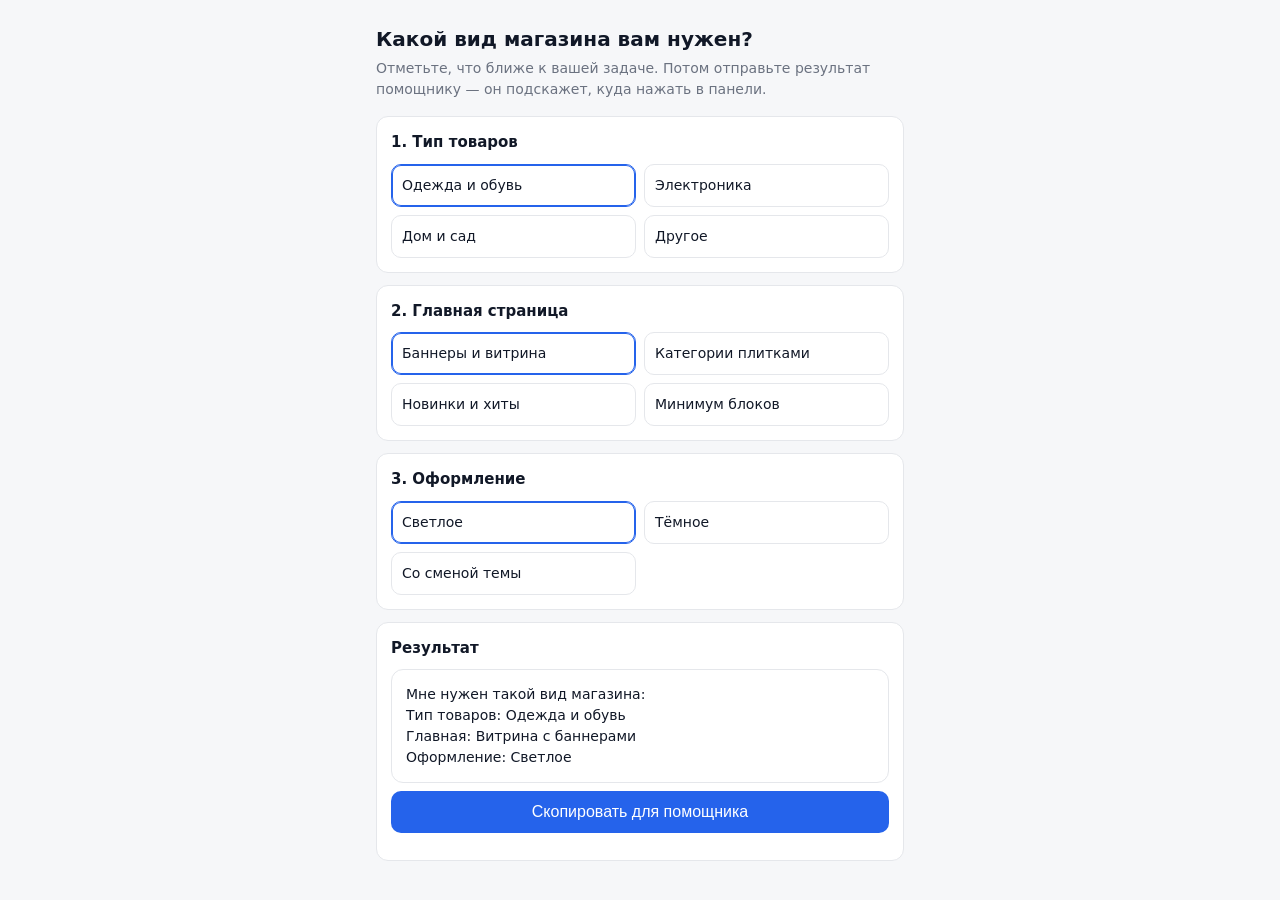
<file: picker/index.html>
<!doctype html>
<html lang="ru">
<head>
<meta charset="utf-8">
<meta name="viewport" content="width=device-width, initial-scale=1">
<title>Подбор вида магазина — Вита</title>
<script src="https://telegram.org/js/telegram-web-app.js"></script>
<style>
  :root { --bg:#F6F7F9; --card:#FFFFFF; --text:#111827; --muted:#6B7280; --primary:#2563EB; --border:#E5E7EB; --radius:12px; }
  @media (prefers-color-scheme: dark) { :root:not([data-theme="light"]) { --bg:#0F1115; --card:#181B22; --text:#F3F4F6; --muted:#9CA3AF; --border:#2A2F3A; } }
  :root[data-theme="dark"] { --bg:#0F1115; --card:#181B22; --text:#F3F4F6; --muted:#9CA3AF; --border:#2A2F3A; }
  * { box-sizing: border-box; }
  body { margin:0; background:var(--bg); color:var(--text); font:16px/1.5 system-ui,-apple-system,"Segoe UI",Roboto,sans-serif; }
  main { max-width:560px; margin:0 auto; padding:16px; }
  h1 { font-size:20px; margin:8px 0 4px; }
  .lead { color:var(--muted); margin:0 0 16px; font-size:14px; }
  .step { background:var(--card); border:1px solid var(--border); border-radius:var(--radius); padding:14px; margin-bottom:12px; }
  .step h2 { font-size:15px; margin:0 0 10px; }
  .opts { display:grid; grid-template-columns:1fr 1fr; gap:8px; }
  label.opt { border:1px solid var(--border); border-radius:10px; padding:10px; cursor:pointer; font-size:14px; display:block; }
  label.opt input { display:none; }
  label.opt:has(input:checked) { border-color:var(--primary); box-shadow:0 0 0 1px var(--primary) inset; }
  .result { background:var(--card); border:1px solid var(--border); border-radius:var(--radius); padding:14px; white-space:pre-wrap; font-size:14px; }
  button { width:100%; border:0; border-radius:10px; padding:12px; background:var(--primary); color:#fff; font-size:16px; cursor:pointer; margin-top:8px; }
  .note { color:var(--muted); font-size:13px; margin-top:12px; }
  @media (max-width:420px) { .opts { grid-template-columns:1fr; } }
</style>
</head>
<body>
<main>
  <h1>Какой вид магазина вам нужен?</h1>
  <p class="lead">Отметьте, что ближе к вашей задаче. Потом отправьте результат помощнику — он подскажет, куда нажать в панели.</p>

  <section class="step">
    <h2>1. Тип товаров</h2>
    <div class="opts" id="g-goal">
      <label class="opt"><input type="radio" name="goal" value="Одежда и обувь" checked> Одежда и обувь</label>
      <label class="opt"><input type="radio" name="goal" value="Электроника"> Электроника</label>
      <label class="opt"><input type="radio" name="goal" value="Дом и сад"> Дом и сад</label>
      <label class="opt"><input type="radio" name="goal" value="Другое"> Другое</label>
    </div>
  </section>

  <section class="step">
    <h2>2. Главная страница</h2>
    <div class="opts" id="g-home">
      <label class="opt"><input type="radio" name="home" value="Витрина с баннерами" checked> Баннеры и витрина</label>
      <label class="opt"><input type="radio" name="home" value="Категории плитками"> Категории плитками</label>
      <label class="opt"><input type="radio" name="home" value="Новинки и хиты"> Новинки и хиты</label>
      <label class="opt"><input type="radio" name="home" value="Минимум блоков"> Минимум блоков</label>
    </div>
  </section>

  <section class="step">
    <h2>3. Оформление</h2>
    <div class="opts" id="g-look">
      <label class="opt"><input type="radio" name="look" value="Светлое" checked> Светлое</label>
      <label class="opt"><input type="radio" name="look" value="Тёмное"> Тёмное</label>
      <label class="opt"><input type="radio" name="look" value="Со сменой темы"> Со сменой темы</label>
    </div>
  </section>

  <section class="step">
    <h2>Результат</h2>
    <div class="result" id="out"></div>
    <button id="copy" type="button">Скопировать для помощника</button>
    <p class="note" id="msg"></p>
  </section>
</main>
<script>
(function () {
  var out = document.getElementById('out');
  var msg = document.getElementById('msg');
  function summary() {
    var names = ['goal', 'home', 'look'];
    var labels = { goal: 'Тип товаров', home: 'Главная', look: 'Оформление' };
    return 'Мне нужен такой вид магазина:\n' + names.map(function (n) {
      var el = document.querySelector('input[name="' + n + '"]:checked');
      return labels[n] + ': ' + (el ? el.value : '—');
    }).join('\n');
  }
  function render() { out.textContent = summary(); }
  document.querySelectorAll('input[type="radio"]').forEach(function (r) { r.addEventListener('change', render); });
  render();

  document.getElementById('copy').addEventListener('click', function () {
    var text = summary();
    var done = function () { msg.textContent = 'Скопировано. Вставьте в чат с помощником.'; };
    if (navigator.clipboard && navigator.clipboard.writeText) {
      navigator.clipboard.writeText(text).then(done, function () { msg.textContent = 'Не удалось скопировать. Выделите текст вручную.'; });
    } else { msg.textContent = 'Выделите текст результата вручную.'; }
  });

  try { if (window.Telegram && Telegram.WebApp) { Telegram.WebApp.ready(); Telegram.WebApp.expand(); } } catch (e) {}
})();
</script>
</body>
</html>
</file>
